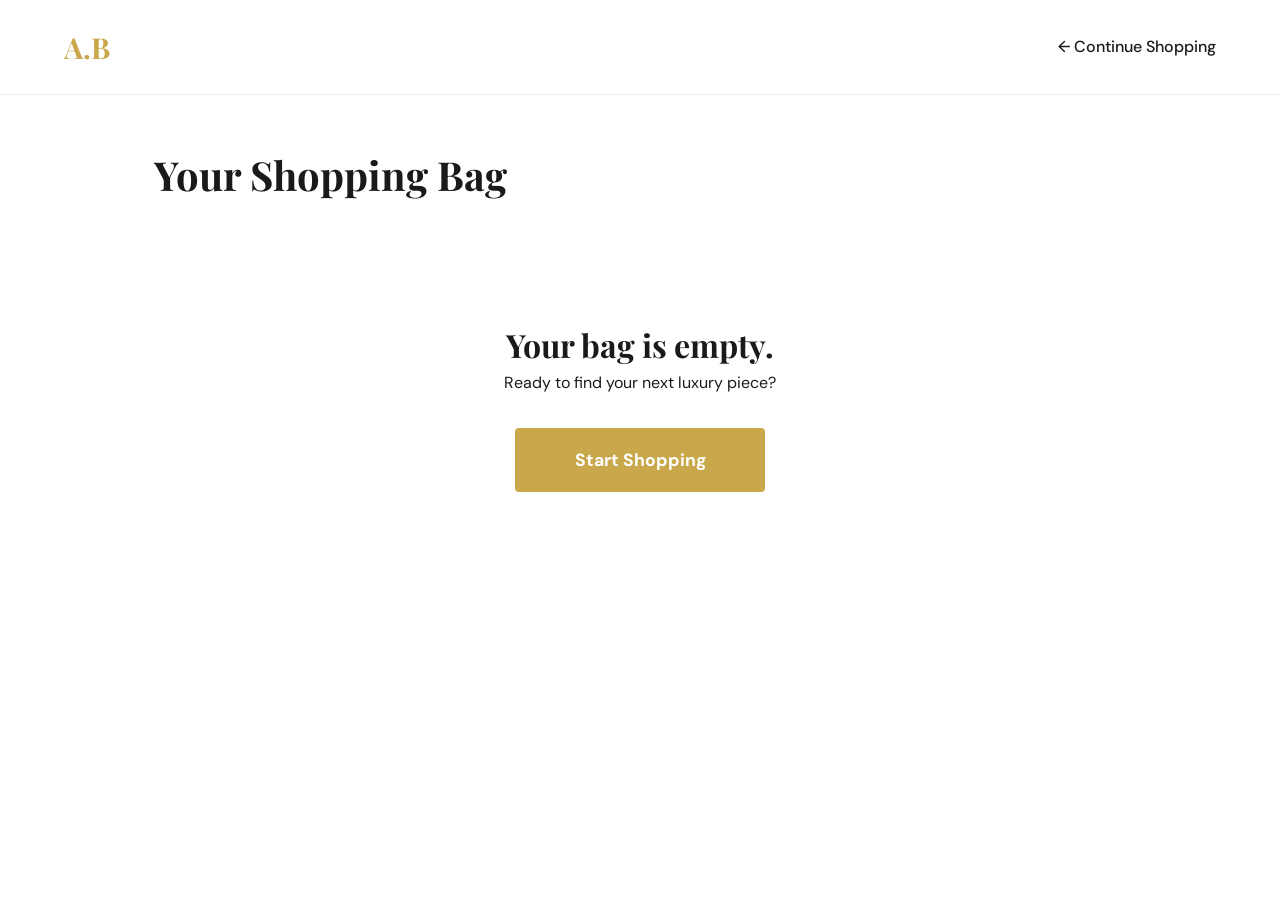
<file: cart.html>
<!DOCTYPE html>
<html lang="en">
<head>
    <meta charset="UTF-8">
    <meta name="viewport" content="width=device-width, initial-scale=1.0">
    <title>Your Bag | A.B Store Riyadh</title>
    <link href="https://fonts.googleapis.com/css2?family=DM+Sans:wght@400;500;700&family=Playfair+Display:wght@600;700&display=swap" rel="stylesheet">
    <style>
        :root {
            --color-navy: #0A0F2C;
            --color-gold: #C9A84C;
            --color-gray: #F5F5F5;
            --font-heading: 'Playfair Display', serif;
            --font-body: 'DM Sans', sans-serif;
            --radius-md: 12px;
        }

        * { margin: 0; padding: 0; box-sizing: border-box; }
        body { font-family: var(--font-body); color: #1A1A1A; background: #fff; line-height: 1.6; }

        .navbar { padding: 1.5rem 5%; border-bottom: 1px solid #eee; display: flex; justify-content: space-between; align-items: center; }
        .logo { font-family: var(--font-heading); font-size: 1.8rem; font-weight: 700; color: var(--color-gold); text-decoration: none; }
        
        .container { max-width: 1100px; margin: 3rem auto; padding: 0 5%; }
        h1 { font-family: var(--font-heading); font-size: 2.5rem; margin-bottom: 2rem; }

        .cart-layout { display: grid; grid-template-columns: 1.8fr 1fr; gap: 3rem; }

        /* CART ITEMS */
        .cart-items { border-top: 1px solid #eee; }
        .cart-item { display: grid; grid-template-columns: 100px 2fr 1fr 1fr auto; align-items: center; gap: 1.5rem; padding: 1.5rem 0; border-bottom: 1px solid #eee; }
        .cart-img { width: 100px; height: 100px; border-radius: 8px; background: var(--color-gray); object-fit: cover; }
        .item-info h4 { font-size: 1.1rem; margin-bottom: 5px; }
        
        .qty-btns { display: flex; border: 1px solid #ddd; width: fit-content; border-radius: 4px; overflow: hidden; }
        .qty-btns button { padding: 5px 12px; background: white; border: none; cursor: pointer; font-weight: 700; }
        .qty-btns span { padding: 5px 15px; background: #fafafa; border-left: 1px solid #ddd; border-right: 1px solid #ddd; }

        .remove-btn { color: #999; cursor: pointer; font-size: 1.2rem; }
        .remove-btn:hover { color: #cc0000; }

        /* SUMMARY */
        .summary-card { background: var(--color-gray); padding: 2rem; border-radius: var(--radius-md); position: sticky; top: 100px; }
        .summary-row { display: flex; justify-content: space-between; margin-bottom: 1rem; }
        .total-row { border-top: 1px solid #ddd; margin-top: 1rem; padding-top: 1rem; font-size: 1.3rem; font-weight: 700; color: var(--color-navy); }

        /* SHIPPING PROGRESS */
        .shipping-progress { margin-bottom: 2rem; }
        .progress-text { font-size: 0.85rem; margin-bottom: 8px; }
        .bar-bg { height: 6px; background: #ddd; border-radius: 10px; overflow: hidden; }
        .bar-fill { height: 100%; background: var(--color-gold); width: 0%; transition: 1s ease-in-out; }

        .btn-checkout { 
            width: 100%; padding: 18px; background: var(--color-gold); color: white; 
            border: none; border-radius: 4px; font-weight: 700; font-size: 1.1rem; cursor: pointer; margin-top: 1.5rem; display: block; text-align: center; text-decoration: none;
        }
        .btn-checkout:hover { opacity: 0.9; transform: translateY(-2px); }

        .payment-logos { display: flex; justify-content: center; gap: 15px; margin-top: 1.5rem; font-size: 1.5rem; filter: grayscale(1); opacity: 0.5; }

        /* EMPTY STATE */
        #empty-msg { display: none; text-align: center; padding: 5rem 0; }

        @media (max-width: 850px) {
            .cart-layout { grid-template-columns: 1fr; }
        }
    </style>
</head>
<body>

    <header class="navbar">
        <a href="index.html" class="logo">A.B</a>
        <nav><a href="shop.html" style="text-decoration:none; color:inherit; font-weight:500;">← Continue Shopping</a></nav>
    </header>

    <div class="container">
        <h1>Your Shopping Bag</h1>

        <div class="cart-layout" id="cart-container">
            <div class="cart-items" id="cart-list">
                </div>

            <aside>
                <div class="summary-card">
                    <div class="shipping-progress">
                        <p class="progress-text" id="ship-text">Add more to unlock Free Shipping!</p>
                        <div class="bar-bg"><div class="bar-fill" id="ship-fill"></div></div>
                    </div>

                    <div class="summary-row"><span>Subtotal</span><span id="subtotal">0 SAR</span></div>
                    <div class="summary-row"><span>Estimated Shipping</span><span id="shipping">0 SAR</span></div>
                    <div class="total-row summary-row"><span>Total</span><span id="total">0 SAR</span></div>

                    <a href="checkout.html" class="btn-checkout">Proceed to Checkout</a>
                    
                    <div class="payment-logos"> Mada · Apple Pay · Visa </div>
                </div>
            </aside>
        </div>

        <div id="empty-msg">
            <h2 style="font-family: var(--font-heading); font-size: 2rem;">Your bag is empty.</h2>
            <p>Ready to find your next luxury piece?</p>
            <a href="shop.html" class="btn-checkout" style="width: 250px; margin: 2rem auto;">Start Shopping</a>
        </div>
    </div>

    <script src="cart-system.js"></script>
    <script>
        // Render Function for the Cart Page
        function renderCart() {
            const list = document.getElementById('cart-list');
            const container = document.getElementById('cart-container');
            const empty = document.getElementById('empty-msg');

            if (cart.length === 0) {
                container.style.display = 'none';
                empty.style.display = 'block';
                return;
            }

            list.innerHTML = '';
            cart.forEach((item, index) => {
                list.innerHTML += `
                    <div class="cart-item">
                        <img src="${item.img}" class="cart-img">
                        <div class="item-info">
                            <h4>${item.name}</h4>
                            <p style="color:#888; font-size:0.8rem">Item ID: ${item.id}</p>
                        </div>
                        <div class="qty-btns">
                            <button onclick="updateQuantity(${item.id}, -1)">-</button>
                            <span>${item.qty}</span>
                            <button onclick="updateQuantity(${item.id}, 1)">+</button>
                        </div>
                        <div style="font-weight:700">${(item.price * item.qty).toLocaleString()} SAR</div>
                        <div class="remove-btn" onclick="removeItem(${item.id})">×</div>
                    </div>
                `;
            });
            calculateTotals();
        }

        function calculateTotals() {
            const subtotal = cart.reduce((sum, item) => sum + (item.price * item.qty), 0);
            const freeShipThreshold = 300;
            const shippingCost = subtotal > freeShipThreshold ? 0 : 35; // 35 SAR standard shipping
            
            document.getElementById('subtotal').innerText = `${subtotal.toLocaleString()} SAR`;
            document.getElementById('shipping').innerText = shippingCost === 0 ? "FREE" : `${shippingCost} SAR`;
            document.getElementById('total').innerText = `${(subtotal + shippingCost).toLocaleString()} SAR`;

            // Progress Bar Logic
            const fill = document.getElementById('ship-fill');
            const txt = document.getElementById('ship-text');
            const percentage = (subtotal / freeShipThreshold) * 100;
            
            fill.style.width = `${Math.min(percentage, 100)}%`;
            if (subtotal >= freeShipThreshold) {
                txt.innerHTML = "🎉 <strong>You've unlocked Free Shipping!</strong>";
                fill.style.background = "#064e3b"; // Green when unlocked
            } else {
                txt.innerHTML = `Add <strong>${freeShipThreshold - subtotal} SAR</strong> more for Free Shipping.`;
                fill.style.background = "var(--color-gold)";
            }
        }

        // Run on load
        document.addEventListener('DOMContentLoaded', renderCart);
    </script>
</body>
</html>
</file>
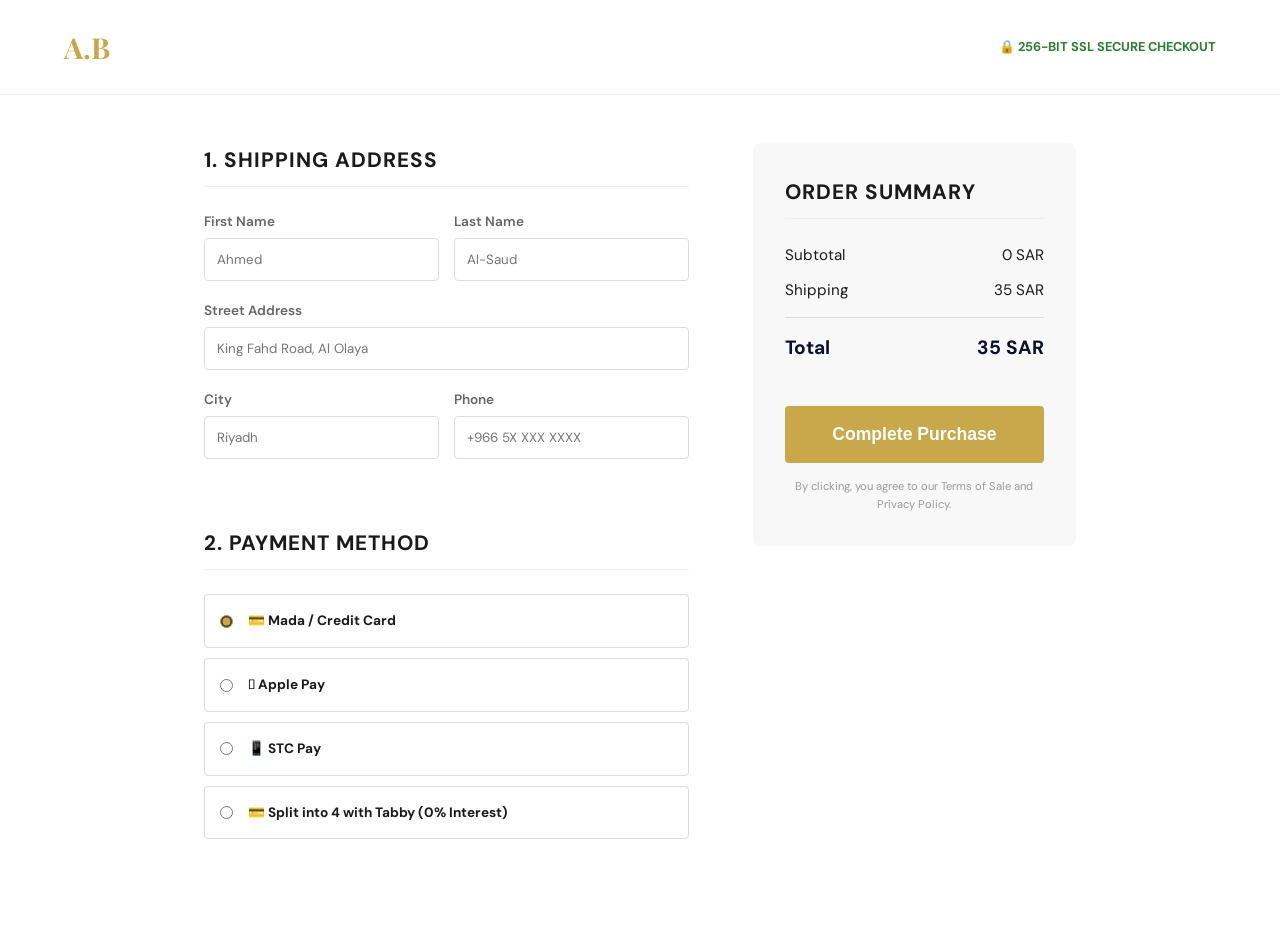
<file: checkout.html>
<!DOCTYPE html>
<html lang="en">
<head>
    <meta charset="UTF-8">
    <meta name="viewport" content="width=device-width, initial-scale=1.0">
    <title>Checkout | A.B Store Riyadh</title>
    <link href="https://fonts.googleapis.com/css2?family=DM+Sans:wght@400;500;700&family=Playfair+Display:wght@600;700&display=swap" rel="stylesheet">
    <style>
        :root {
            --color-navy: #0A0F2C;
            --color-gold: #C9A84C;
            --color-gray: #F8F8F8;
            --font-heading: 'Playfair Display', serif;
            --font-body: 'DM Sans', sans-serif;
            --radius-sm: 4px;
        }

        * { margin: 0; padding: 0; box-sizing: border-box; }
        body { font-family: var(--font-body); color: #1A1A1A; background: #fff; line-height: 1.6; }

        /* MINI NAV (Distraction-Free) */
        .checkout-nav { padding: 1.5rem 5%; border-bottom: 1px solid #eee; display: flex; justify-content: space-between; align-items: center; }
        .logo { font-family: var(--font-heading); font-size: 1.8rem; font-weight: 700; color: var(--color-gold); text-decoration: none; }
        .secure-tag { font-size: 0.8rem; color: #2E7D32; font-weight: 700; display: flex; align-items: center; gap: 5px; }

        .container { max-width: 1000px; margin: 3rem auto; padding: 0 5%; display: grid; grid-template-columns: 1.5fr 1fr; gap: 4rem; }

        h2 { font-size: 1.3rem; margin-bottom: 1.5rem; border-bottom: 1px solid #eee; padding-bottom: 10px; text-transform: uppercase; letter-spacing: 1px; }

        /* FORM STYLING */
        .form-section { margin-bottom: 3rem; }
        .grid-2 { display: grid; grid-template-columns: 1fr 1fr; gap: 15px; }
        .input-group { margin-bottom: 1.2rem; }
        label { display: block; font-size: 0.85rem; font-weight: 600; margin-bottom: 5px; color: #666; }
        input, select { width: 100%; padding: 12px; border: 1px solid #ddd; border-radius: var(--radius-sm); font-family: inherit; }
        input:focus { border-color: var(--color-gold); outline: none; }

        /* PAYMENT OPTIONS */
        .payment-method { border: 1px solid #ddd; padding: 15px; border-radius: var(--radius-sm); margin-bottom: 10px; display: flex; align-items: center; gap: 15px; cursor: pointer; transition: 0.2s; }
        .payment-method:hover { border-color: var(--color-gold); background: #fffcf5; }
        .payment-method input { width: auto; accent-color: var(--color-gold); }
        .payment-method label { margin-bottom: 0; cursor: pointer; color: #1A1A1A; font-weight: 700; }

        /* SUMMARY SIDEBAR */
        .order-summary { background: var(--color-gray); padding: 2rem; border-radius: 8px; position: sticky; top: 20px; }
        .summary-item { display: flex; gap: 15px; margin-bottom: 15px; border-bottom: 1px solid #eee; padding-bottom: 15px; }
        .summary-img { width: 60px; height: 60px; border-radius: 4px; object-fit: cover; background: #fff; }
        .summary-details h4 { font-size: 0.9rem; }
        
        .totals { margin-top: 1rem; }
        .row { display: flex; justify-content: space-between; margin-bottom: 10px; font-size: 0.95rem; }
        .total-row { font-size: 1.2rem; font-weight: 700; border-top: 1px solid #ddd; padding-top: 15px; margin-top: 15px; color: var(--color-navy); }

        .btn-pay { width: 100%; padding: 18px; background: var(--color-gold); color: white; border: none; border-radius: var(--radius-sm); font-weight: 700; font-size: 1.1rem; cursor: pointer; margin-top: 2rem; transition: 0.3s; }
        .btn-pay:hover { opacity: 0.9; }

        @media (max-width: 850px) { .container { grid-template-columns: 1fr; } .order-summary { order: -1; } }
    </style>
</head>
<body>

    <header class="checkout-nav">
        <a href="index.html" class="logo">A.B</a>
        <div class="secure-tag">🔒 256-BIT SSL SECURE CHECKOUT</div>
    </header>

    <div class="container">
        <main>
            <div class="form-section">
                <h2>1. Shipping Address</h2>
                <div class="grid-2">
                    <div class="input-group"><label>First Name</label><input type="text" placeholder="Ahmed" required></div>
                    <div class="input-group"><label>Last Name</label><input type="text" placeholder="Al-Saud" required></div>
                </div>
                <div class="input-group"><label>Street Address</label><input type="text" placeholder="King Fahd Road, Al Olaya" required></div>
                <div class="grid-2">
                    <div class="input-group"><label>City</label><input type="text" placeholder="Riyadh" required></div>
                    <div class="input-group"><label>Phone</label><input type="tel" placeholder="+966 5X XXX XXXX" required></div>
                </div>
            </div>

            <div class="form-section">
                <h2>2. Payment Method</h2>
                <div class="payment-method">
                    <input type="radio" name="pay" id="mada" checked>
                    <label for="mada">💳 Mada / Credit Card</label>
                </div>
                <div class="payment-method">
                    <input type="radio" name="pay" id="apple">
                    <label for="apple"> Apple Pay</label>
                </div>
                <div class="payment-method">
                    <input type="radio" name="pay" id="stc">
                    <label for="stc">📱 STC Pay</label>
                </div>
                <div class="payment-method">
                    <input type="radio" name="pay" id="tabby">
                    <label for="tabby">💳 Split into 4 with Tabby (0% Interest)</label>
                </div>
            </div>
        </main>

        <aside>
            <div class="order-summary">
                <h2>Order Summary</h2>
                <div id="checkout-items">
                    </div>

                <div class="totals">
                    <div class="row"><span>Subtotal</span><span id="check-sub">0 SAR</span></div>
                    <div class="row"><span>Shipping</span><span id="check-ship">35 SAR</span></div>
                    <div class="total-row row"><span>Total</span><span id="check-total">0 SAR</span></div>
                </div>

                <button class="btn-pay" onclick="completeOrder()">Complete Purchase</button>
                <p style="font-size: 0.7rem; color: #999; text-align: center; margin-top: 15px;">By clicking, you agree to our Terms of Sale and Privacy Policy.</p>
            </div>
        </aside>
    </div>

    <script src="cart-system.js"></script>
    <script>
        function loadSummary() {
            const list = document.getElementById('checkout-items');
            const subtotal = cart.reduce((sum, item) => sum + (item.price * item.qty), 0);
            const shipping = subtotal > 300 ? 0 : 35;

            list.innerHTML = '';
            cart.forEach(item => {
                list.innerHTML += `
                    <div class="summary-item">
                        <img src="${item.img}" class="summary-img">
                        <div class="summary-details">
                            <h4>${item.name}</h4>
                            <p style="font-size:0.8rem; color:#666">Qty: ${item.qty} · ${(item.price * item.qty).toLocaleString()} SAR</p>
                        </div>
                    </div>
                `;
            });

            document.getElementById('check-sub').innerText = `${subtotal.toLocaleString()} SAR`;
            document.getElementById('check-ship').innerText = shipping === 0 ? "FREE" : `${shipping} SAR`;
            document.getElementById('check-total').innerText = `${(subtotal + shipping).toLocaleString()} SAR`;
        }

        function completeOrder() {
            alert("Thank you for your order! Your luxury items are being prepared for delivery in Riyadh.");
            localStorage.clear(); // Clear the cart after purchase
            window.location.href = "index.html"; // Go back to home
        }

        document.addEventListener('DOMContentLoaded', loadSummary);
    </script>
</body>
</html>
</file>
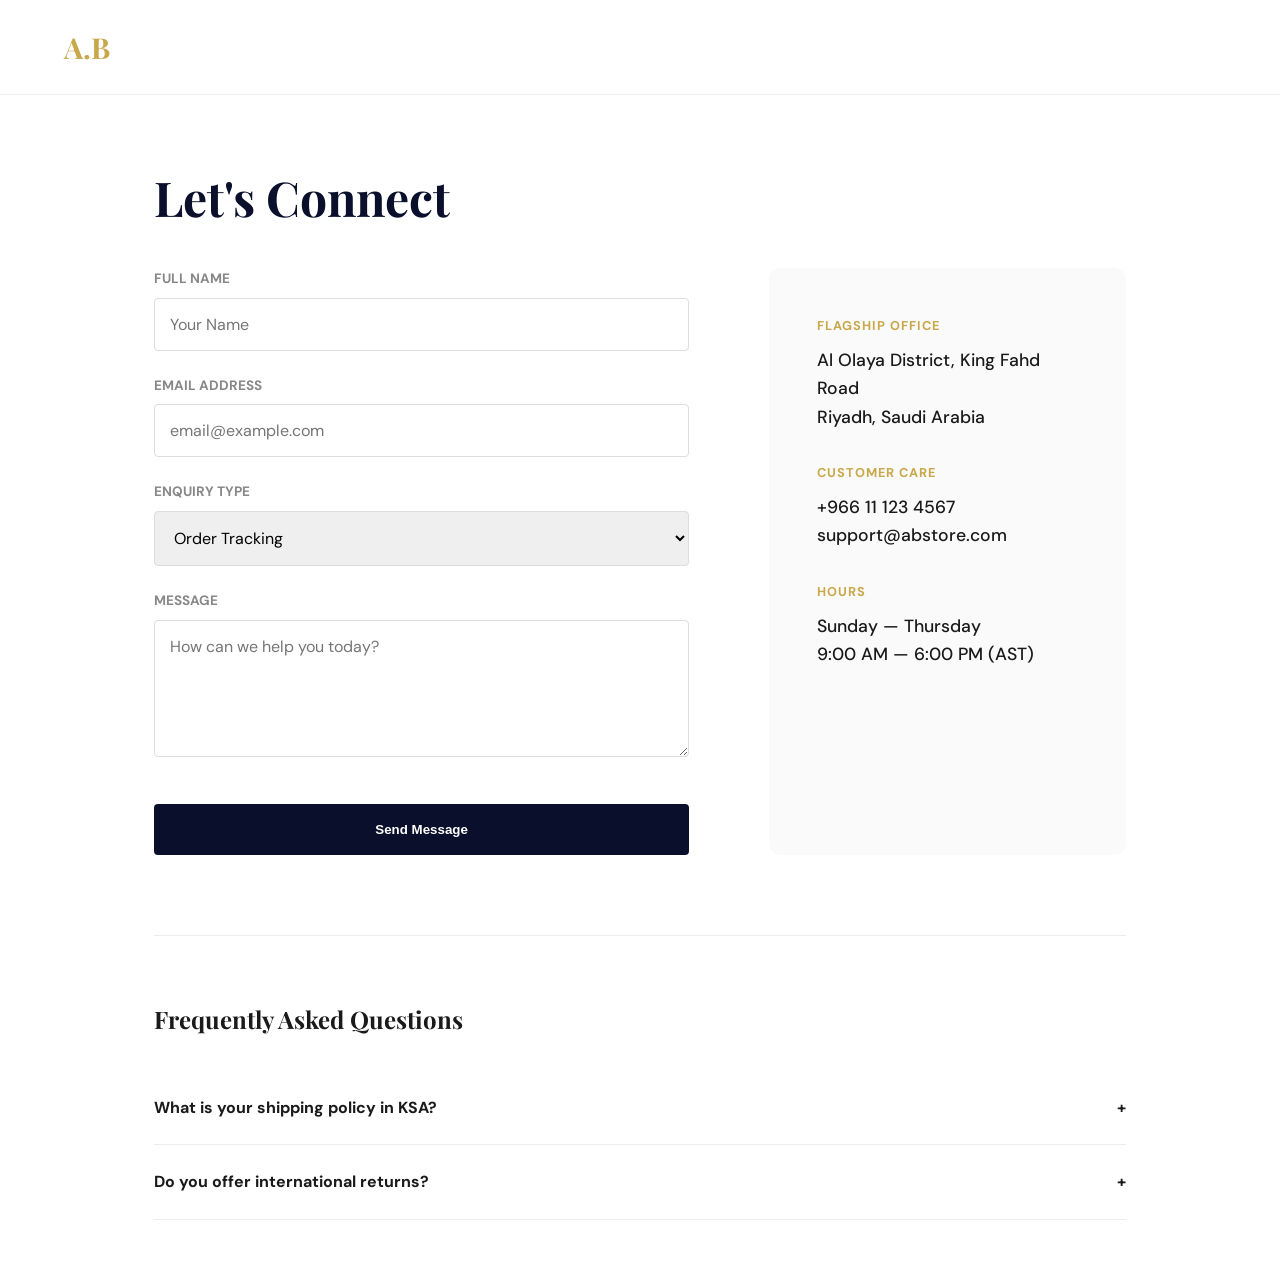
<file: contact.html>
<!DOCTYPE html>
<html lang="en">
<head>
    <meta charset="UTF-8">
    <meta name="viewport" content="width=device-width, initial-scale=1.0">
    <title>Contact Us | A.B Store Riyadh</title>
    <link href="https://fonts.googleapis.com/css2?family=DM+Sans:wght@400;500;700&family=Playfair+Display:wght@600;700&display=swap" rel="stylesheet">
    <style>
        :root {
            --color-navy: #0A0F2C;
            --color-gold: #C9A84C;
            --radius: 4px;
        }
        * { margin: 0; padding: 0; box-sizing: border-box; }
        body { font-family: 'DM Sans', sans-serif; color: #1A1A1A; line-height: 1.6; }
        
        .navbar { padding: 1.5rem 5%; border-bottom: 1px solid #eee; display: flex; justify-content: space-between; align-items: center; }
        .logo { font-family: 'Playfair Display', serif; font-size: 1.8rem; font-weight: 700; color: var(--color-gold); text-decoration: none; }

        .container { max-width: 1100px; margin: 4rem auto; padding: 0 5%; }
        .contact-grid { display: grid; grid-template-columns: 1.5fr 1fr; gap: 5rem; }

        h1 { font-family: 'Playfair Display', serif; font-size: 3rem; margin-bottom: 2rem; color: var(--color-navy); }
        
        /* FORM */
        .input-group { margin-bottom: 1.5rem; }
        label { display: block; font-size: 0.85rem; font-weight: 700; margin-bottom: 8px; text-transform: uppercase; color: #888; }
        input, select, textarea { width: 100%; padding: 15px; border: 1px solid #ddd; border-radius: var(--radius); font-family: inherit; font-size: 1rem; }
        input:focus { border-color: var(--color-gold); outline: none; }
        
        .btn-send { width: 100%; padding: 18px; background: var(--color-navy); color: white; border: none; border-radius: var(--radius); font-weight: 700; cursor: pointer; transition: 0.3s; margin-top: 1rem; }
        .btn-send:hover { background: var(--color-gold); }

        /* INFO CARD */
        .info-card { background: #fafafa; padding: 3rem; border-radius: 12px; }
        .info-block { margin-bottom: 2rem; }
        .info-block h4 { color: var(--color-gold); text-transform: uppercase; font-size: 0.8rem; letter-spacing: 1px; margin-bottom: 10px; }
        .info-block p { font-size: 1.1rem; font-weight: 500; }

        /* FAQ */
        .faq { margin-top: 5rem; border-top: 1px solid #eee; padding-top: 4rem; }
        .faq-item { border-bottom: 1px solid #eee; padding: 1.5rem 0; cursor: pointer; }
        .faq-question { font-weight: 700; display: flex; justify-content: space-between; }
        .faq-answer { max-height: 0; overflow: hidden; transition: 0.3s; color: #666; font-size: 0.95rem; }
        .faq-item.active .faq-answer { max-height: 100px; margin-top: 1rem; }

        @media (max-width: 800px) { .contact-grid { grid-template-columns: 1fr; } }
    </style>
</head>
<body>

    <header class="navbar">
        <a href="index.html" class="logo">A.B</a>
    </header>

    <div class="container">
        <h1>Let's Connect</h1>
        <div class="contact-grid">
            <form id="cForm">
                <div class="input-group"><label>Full Name</label><input type="text" placeholder="Your Name" required></div>
                <div class="input-group"><label>Email Address</label><input type="email" placeholder="email@example.com" required></div>
                <div class="input-group">
                    <label>Enquiry Type</label>
                    <select>
                        <option>Order Tracking</option>
                        <option>Product Information</option>
                        <option>Returns & Exchanges</option>
                        <option>Corporate Gifting</option>
                    </select>
                </div>
                <div class="input-group"><label>Message</label><textarea rows="5" placeholder="How can we help you today?" required></textarea></div>
                <button type="submit" class="btn-send">Send Message</button>
            </form>

            <aside class="info-card">
                <div class="info-block"><h4>Flagship Office</h4><p>Al Olaya District, King Fahd Road<br>Riyadh, Saudi Arabia</p></div>
                <div class="info-block"><h4>Customer Care</h4><p>+966 11 123 4567<br>support@abstore.com</p></div>
                <div class="info-block"><h4>Hours</h4><p>Sunday — Thursday<br>9:00 AM — 6:00 PM (AST)</p></div>
            </aside>
        </div>

        <section class="faq">
            <h2 style="font-family: 'Playfair Display', serif; margin-bottom: 2rem;">Frequently Asked Questions</h2>
            <div class="faq-item" onclick="this.classList.toggle('active')">
                <div class="faq-question">What is your shipping policy in KSA? <span>+</span></div>
                <div class="faq-answer">We offer same-day delivery in Riyadh and 2-3 day express shipping to Jeddah, Dammam, and other regions.</div>
            </div>
            <div class="faq-item" onclick="this.classList.toggle('active')">
                <div class="faq-question">Do you offer international returns? <span>+</span></div>
                <div class="faq-answer">Yes, we accept returns within 14 days of receipt. Please ensure items are in original packaging with tags attached.</div>
            </div>
        </section>
    </div>

    <script src="cart-system.js"></script>
</body>
</html>
</file>
